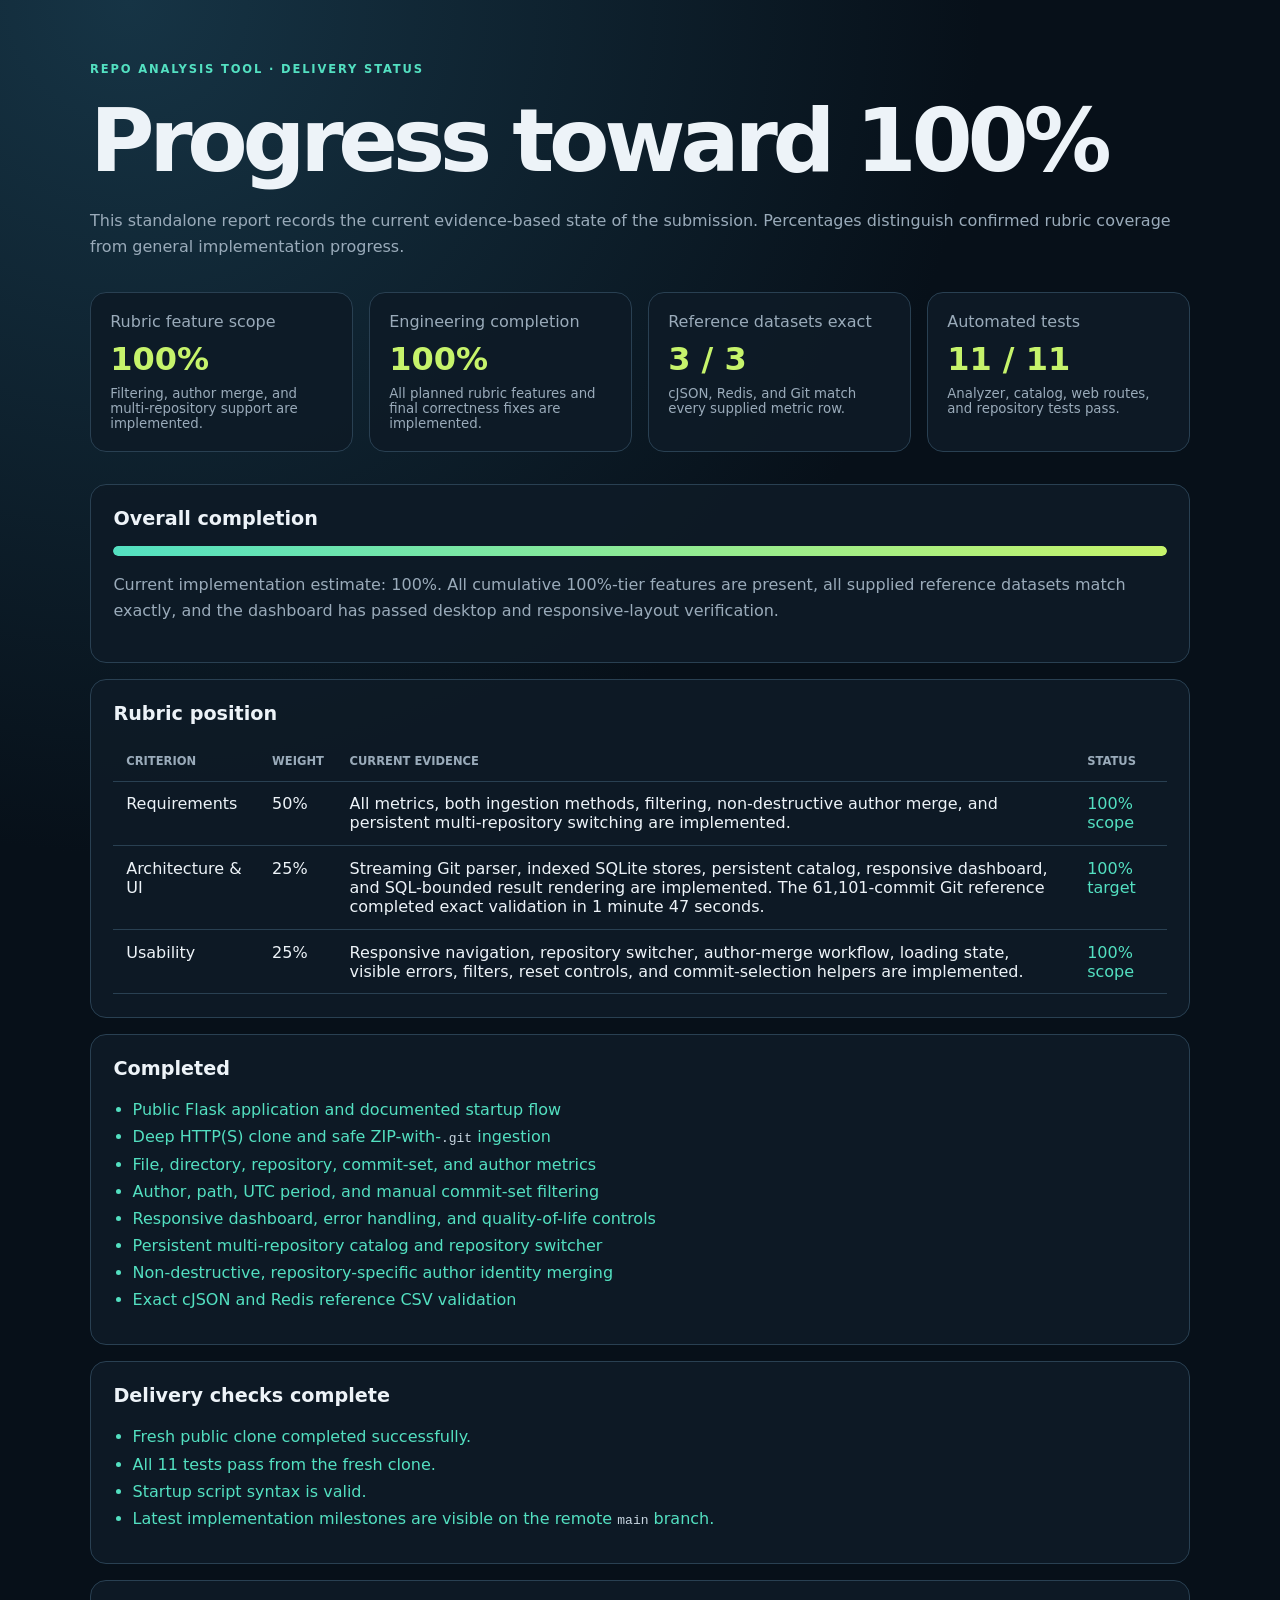
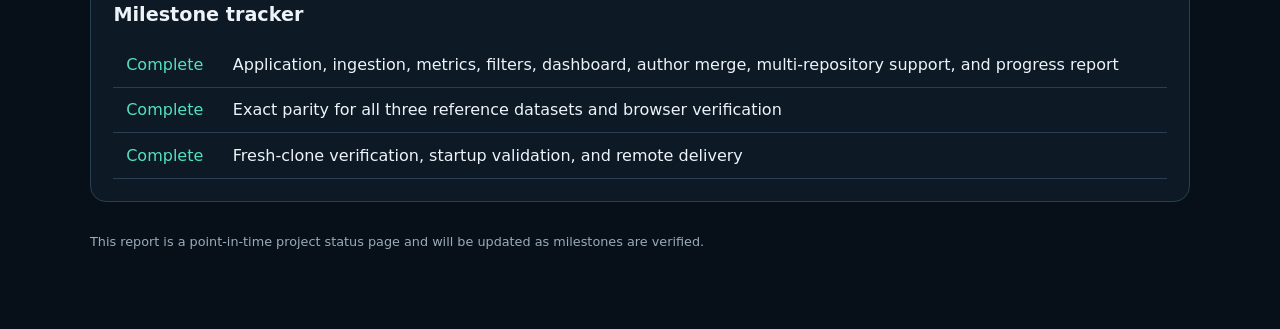
<file: info/progress.html>
<!doctype html>
<html lang="en">
<head>
  <meta charset="utf-8">
  <meta name="viewport" content="width=device-width, initial-scale=1">
  <title>SDPTest Delivery Progress</title>
  <style>
    :root { color-scheme: dark; font-family: Inter, system-ui, sans-serif; --bg:#071019; --panel:#0e1b27; --line:#294052; --ink:#edf3f8; --muted:#9aabba; --teal:#53e0c1; --lime:#c6f36b; --amber:#ffd166; }
    * { box-sizing: border-box; }
    body { margin:0; background:radial-gradient(circle at 10% 0,#163445,var(--bg) 38%); color:var(--ink); }
    main { width:min(1100px,calc(100% - 2rem)); margin:auto; padding:3rem 0 5rem; }
    h1 { margin:.25rem 0 1rem; font-size:clamp(2.4rem,7vw,5.5rem); letter-spacing:-.06em; }
    h2 { margin:0 0 1rem; font-size:1.2rem; }
    p { color:var(--muted); line-height:1.6; }
    .eyebrow { color:var(--teal); font-size:.72rem; font-weight:800; letter-spacing:.16em; text-transform:uppercase; }
    .grid { display:grid; grid-template-columns:repeat(4,1fr); gap:1rem; margin:2rem 0; }
    .card,.panel { border:1px solid var(--line); border-radius:16px; background:rgba(14,27,39,.92); }
    .card { padding:1.2rem; }
    .card span,.card small { display:block; color:var(--muted); }
    .card strong { display:block; margin:.55rem 0; color:var(--lime); font-size:2rem; }
    .panel { margin-top:1rem; padding:1.4rem; }
    .bar { height:10px; overflow:hidden; border-radius:20px; background:#213441; }
    .bar i { display:block; width:var(--value); height:100%; border-radius:inherit; background:linear-gradient(90deg,var(--teal),var(--lime)); }
    table { width:100%; border-collapse:collapse; }
    th,td { padding:.8rem; border-bottom:1px solid var(--line); text-align:left; vertical-align:top; }
    th { color:var(--muted); font-size:.72rem; text-transform:uppercase; }
    .done { color:var(--teal); } .active { color:var(--amber); } .todo { color:var(--muted); }
    ul { margin:.5rem 0; padding-left:1.2rem; color:var(--muted); line-height:1.7; }
    code { color:#c9d7e2; }
    footer { margin-top:2rem; color:var(--muted); font-size:.8rem; }
    @media(max-width:800px){.grid{grid-template-columns:repeat(2,1fr)} table{display:block;overflow:auto}}
  </style>
</head>
<body>
<main>
  <p class="eyebrow">Repo Analysis Tool · Delivery status</p>
  <h1>Progress toward 100%</h1>
  <p>This standalone report records the current evidence-based state of the submission. Percentages distinguish confirmed rubric coverage from general implementation progress.</p>

  <section class="grid" aria-label="Progress summary">
    <article class="card"><span>Rubric feature scope</span><strong>100%</strong><small>Filtering, author merge, and multi-repository support are implemented.</small></article>
    <article class="card"><span>Engineering completion</span><strong>100%</strong><small>All planned rubric features and final correctness fixes are implemented.</small></article>
    <article class="card"><span>Reference datasets exact</span><strong>3 / 3</strong><small>cJSON, Redis, and Git match every supplied metric row.</small></article>
    <article class="card"><span>Automated tests</span><strong>11 / 11</strong><small>Analyzer, catalog, web routes, and repository tests pass.</small></article>
  </section>

  <section class="panel">
    <h2>Overall completion</h2>
    <div class="bar" aria-label="100 percent complete"><i style="--value:100%"></i></div>
    <p>Current implementation estimate: 100%. All cumulative 100%-tier features are present, all supplied reference datasets match exactly, and the dashboard has passed desktop and responsive-layout verification.</p>
  </section>

  <section class="panel">
    <h2>Rubric position</h2>
    <table>
      <thead><tr><th>Criterion</th><th>Weight</th><th>Current evidence</th><th>Status</th></tr></thead>
      <tbody>
        <tr><td>Requirements</td><td>50%</td><td>All metrics, both ingestion methods, filtering, non-destructive author merge, and persistent multi-repository switching are implemented.</td><td class="done">100% scope</td></tr>
        <tr><td>Architecture &amp; UI</td><td>25%</td><td>Streaming Git parser, indexed SQLite stores, persistent catalog, responsive dashboard, and SQL-bounded result rendering are implemented. The 61,101-commit Git reference completed exact validation in 1 minute 47 seconds.</td><td class="done">100% target</td></tr>
        <tr><td>Usability</td><td>25%</td><td>Responsive navigation, repository switcher, author-merge workflow, loading state, visible errors, filters, reset controls, and commit-selection helpers are implemented.</td><td class="done">100% scope</td></tr>
      </tbody>
    </table>
  </section>

  <section class="panel">
    <h2>Completed</h2>
    <ul>
      <li class="done">Public Flask application and documented startup flow</li>
      <li class="done">Deep HTTP(S) clone and safe ZIP-with-<code>.git</code> ingestion</li>
      <li class="done">File, directory, repository, commit-set, and author metrics</li>
      <li class="done">Author, path, UTC period, and manual commit-set filtering</li>
      <li class="done">Responsive dashboard, error handling, and quality-of-life controls</li>
      <li class="done">Persistent multi-repository catalog and repository switcher</li>
      <li class="done">Non-destructive, repository-specific author identity merging</li>
      <li class="done">Exact cJSON and Redis reference CSV validation</li>
    </ul>
  </section>

  <section class="panel">
    <h2>Delivery checks complete</h2>
    <ul>
      <li class="done">Fresh public clone completed successfully.</li>
      <li class="done">All 11 tests pass from the fresh clone.</li>
      <li class="done">Startup script syntax is valid.</li>
      <li class="done">Latest implementation milestones are visible on the remote <code>main</code> branch.</li>
    </ul>
  </section>

  <section class="panel">
    <h2>Milestone tracker</h2>
    <table>
      <tbody>
        <tr><td class="done">Complete</td><td>Application, ingestion, metrics, filters, dashboard, author merge, multi-repository support, and progress report</td></tr>
        <tr><td class="done">Complete</td><td>Exact parity for all three reference datasets and browser verification</td></tr>
        <tr><td class="done">Complete</td><td>Fresh-clone verification, startup validation, and remote delivery</td></tr>
      </tbody>
    </table>
  </section>

  <footer>This report is a point-in-time project status page and will be updated as milestones are verified.</footer>
</main>
</body>
</html>
</file>
